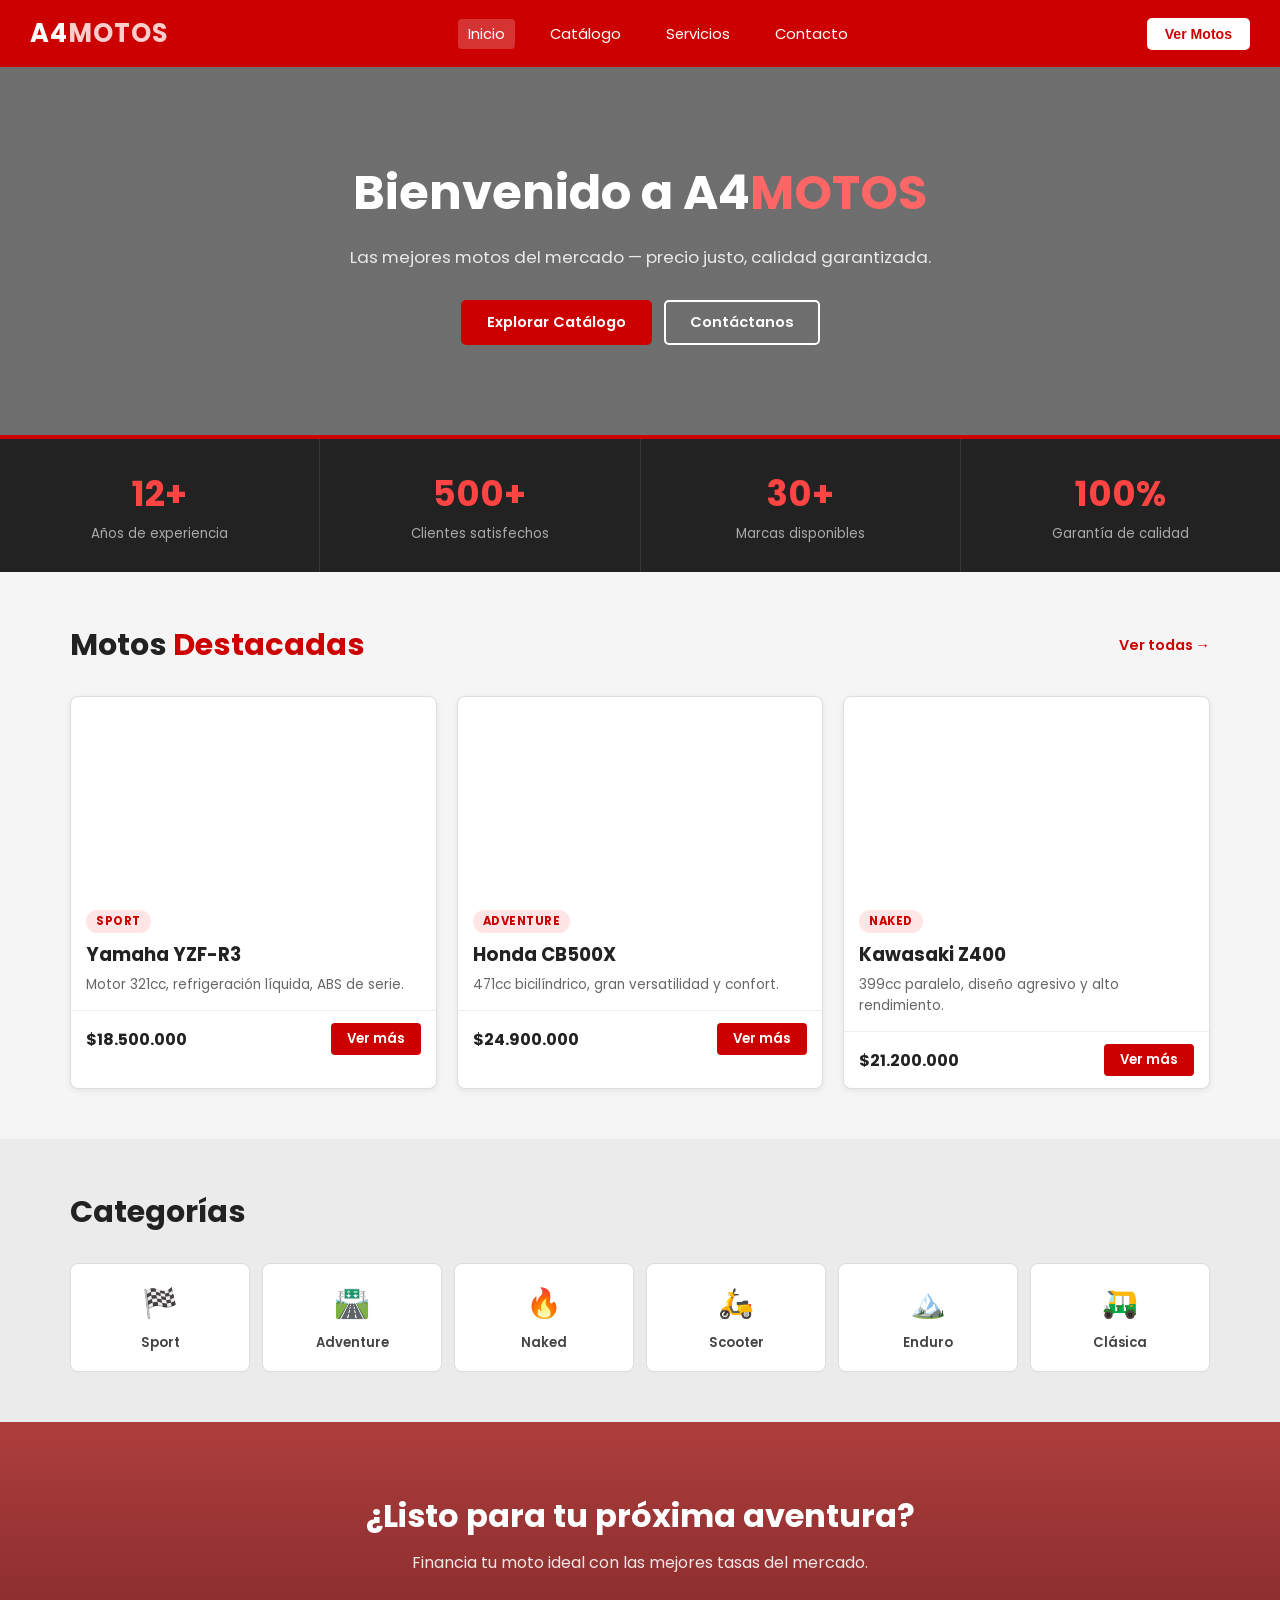
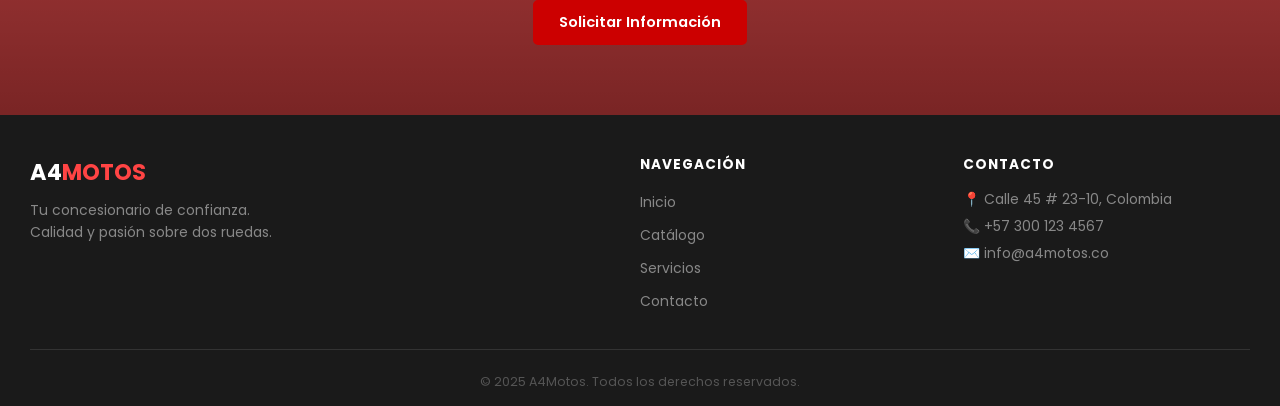
<file: index.html>
<!DOCTYPE html>
<html lang="es">
<head>
  <meta charset="UTF-8" />
  <meta name="viewport" content="width=device-width, initial-scale=1.0"/>
  <title>A4Motos — Tu Moto Ideal</title>
  <link rel="stylesheet" href="styles.css"/>
  <link rel="preconnect" href="https://fonts.googleapis.com">
  <link href="https://fonts.googleapis.com/css2?family=Poppins:wght@300;400;600;700&display=swap" rel="stylesheet">
</head>
<body>

  <!-- NAVBAR -->
  <nav class="navbar">
    <a href="index.html" class="logo">A4<span>MOTOS</span></a>
    <ul class="nav-links">
      <li><a href="index.html" class="activo">Inicio</a></li>
      <li><a href="catalogo.html">Catálogo</a></li>
      <li><a href="servicios.html">Servicios</a></li>
      <li><a href="contacto.html">Contacto</a></li>
    </ul>
    <button class="btn-nav" onclick="location.href='catalogo.html'">Ver Motos</button>
    <button class="menu-hamburguesa" id="menuBtn">&#9776;</button>
  </nav>

  <!-- HERO -->
  <section class="hero">
    <h1>Bienvenido a A4<span>MOTOS</span></h1>
    <p>Las mejores motos del mercado — precio justo, calidad garantizada.</p>
    <div class="hero-botones">
      <a href="catalogo.html" class="btn-rojo">Explorar Catálogo</a>
      <a href="contacto.html" class="btn-borde">Contáctanos</a>
    </div>
  </section>

  <!-- ESTADÍSTICAS -->
  <div class="estadisticas">
    <div class="estadistica">
      <span class="numero">12+</span>
      <p>Años de experiencia</p>
    </div>
    <div class="estadistica">
      <span class="numero">500+</span>
      <p>Clientes satisfechos</p>
    </div>
    <div class="estadistica">
      <span class="numero">30+</span>
      <p>Marcas disponibles</p>
    </div>
    <div class="estadistica">
      <span class="numero">100%</span>
      <p>Garantía de calidad</p>
    </div>
  </div>

  <!-- MOTOS DESTACADAS -->
  <div class="seccion">
    <div class="encabezado-seccion">
      <h2>Motos <span>Destacadas</span></h2>
      <a href="catalogo.html" class="link-ver-todos">Ver todas →</a>
    </div>
    <div class="grid-tarjetas">

      <div class="tarjeta">
        <div class="tarjeta-imagen" style="background-image: url('https://images.unsplash.com/photo-1558618666-fcd25c85cd64?w=600')"></div>
        <div class="tarjeta-cuerpo">
          <span class="etiqueta">Sport</span>
          <h3>Yamaha YZF-R3</h3>
          <p>Motor 321cc, refrigeración líquida, ABS de serie.</p>
        </div>
        <div class="tarjeta-pie">
          <strong>$18.500.000</strong>
          <a href="catalogo.html" class="btn-chico">Ver más</a>
        </div>
      </div>

      <div class="tarjeta">
        <div class="tarjeta-imagen" style="background-image: url('https://images.unsplash.com/photo-1609630875171-b1321377ee65?w=600')"></div>
        <div class="tarjeta-cuerpo">
          <span class="etiqueta">Adventure</span>
          <h3>Honda CB500X</h3>
          <p>471cc bicilíndrico, gran versatilidad y confort.</p>
        </div>
        <div class="tarjeta-pie">
          <strong>$24.900.000</strong>
          <a href="catalogo.html" class="btn-chico">Ver más</a>
        </div>
      </div>

      <div class="tarjeta">
        <div class="tarjeta-imagen" style="background-image: url('https://images.unsplash.com/photo-1449426468159-d96dbf08f19f?w=600')"></div>
        <div class="tarjeta-cuerpo">
          <span class="etiqueta">Naked</span>
          <h3>Kawasaki Z400</h3>
          <p>399cc paralelo, diseño agresivo y alto rendimiento.</p>
        </div>
        <div class="tarjeta-pie">
          <strong>$21.200.000</strong>
          <a href="catalogo.html" class="btn-chico">Ver más</a>
        </div>
      </div>

    </div>
  </div>

  <!-- CATEGORÍAS -->
  <div class="seccion-fondo">
    <div class="seccion">
      <div class="encabezado-seccion">
        <h2>Categorías</h2>
      </div>
      <div class="grid-categorias">
        <a href="catalogo.html" class="categoria">
          <span class="icono">🏁</span>
          <span>Sport</span>
        </a>
        <a href="catalogo.html" class="categoria">
          <span class="icono">🛣️</span>
          <span>Adventure</span>
        </a>
        <a href="catalogo.html" class="categoria">
          <span class="icono">🔥</span>
          <span>Naked</span>
        </a>
        <a href="catalogo.html" class="categoria">
          <span class="icono">🛵</span>
          <span>Scooter</span>
        </a>
        <a href="catalogo.html" class="categoria">
          <span class="icono">🏔️</span>
          <span>Enduro</span>
        </a>
        <a href="catalogo.html" class="categoria">
          <span class="icono">🛺</span>
          <span>Clásica</span>
        </a>
      </div>
    </div>
  </div>

  <!-- BANNER CTA -->
  <section class="banner-cta">
    <h2>¿Listo para tu próxima aventura?</h2>
    <p>Financia tu moto ideal con las mejores tasas del mercado.</p>
    <a href="contacto.html" class="btn-rojo">Solicitar Información</a>
  </section>

  <!-- FOOTER -->
  <footer class="footer">
    <div class="footer-contenido">
      <div>
        <a href="index.html" class="footer-logo">A4<span>MOTOS</span></a>
        <p class="footer-desc">Tu concesionario de confianza.<br/>Calidad y pasión sobre dos ruedas.</p>
      </div>
      <div>
        <h4>Navegación</h4>
        <ul class="footer-nav">
          <li><a href="index.html">Inicio</a></li>
          <li><a href="catalogo.html">Catálogo</a></li>
          <li><a href="servicios.html">Servicios</a></li>
          <li><a href="contacto.html">Contacto</a></li>
        </ul>
      </div>
      <div>
        <h4>Contacto</h4>
        <div class="footer-info">
          <p>📍 Calle 45 # 23-10, Colombia</p>
          <p>📞 +57 300 123 4567</p>
          <p>✉️ info@a4motos.co</p>
        </div>
      </div>
    </div>
    <p class="footer-copy">© 2025 A4Motos. Todos los derechos reservados.</p>
  </footer>

  <script src="main.js"></script>
</body>
</html>
</file>
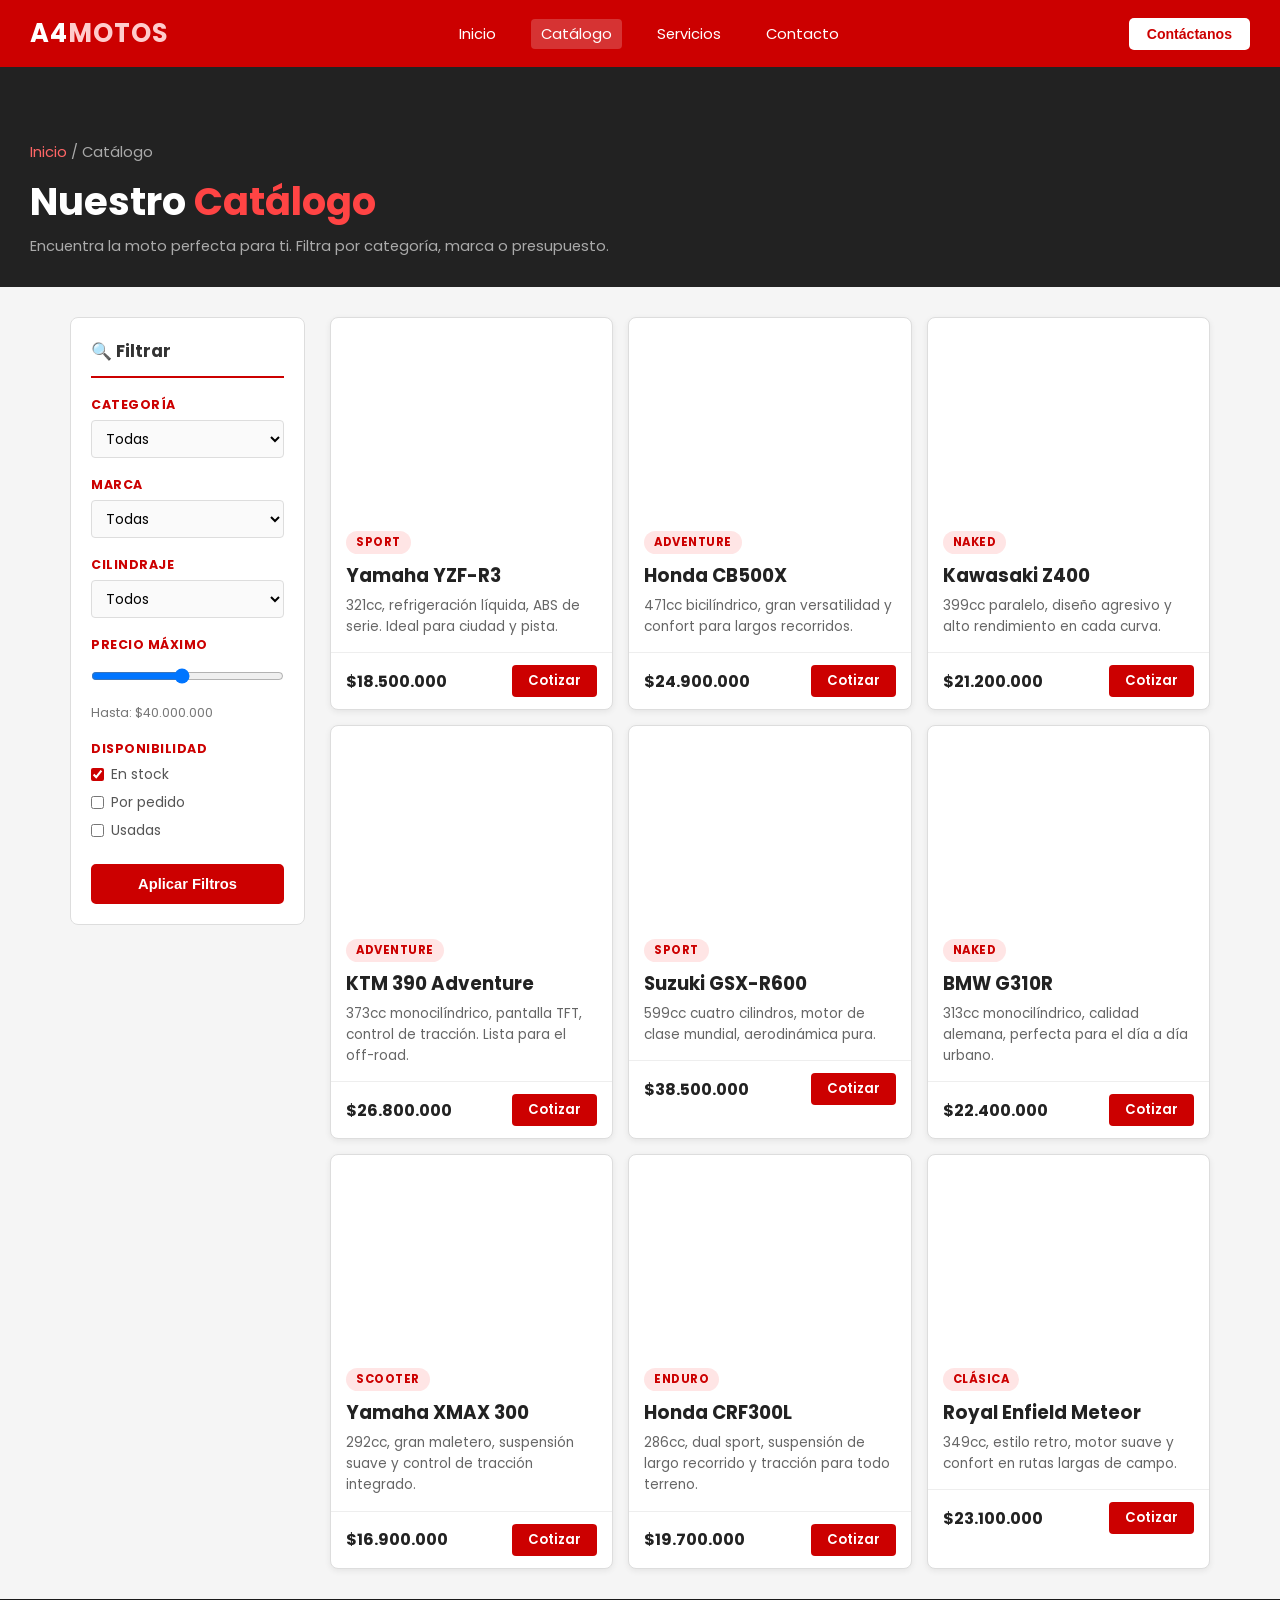
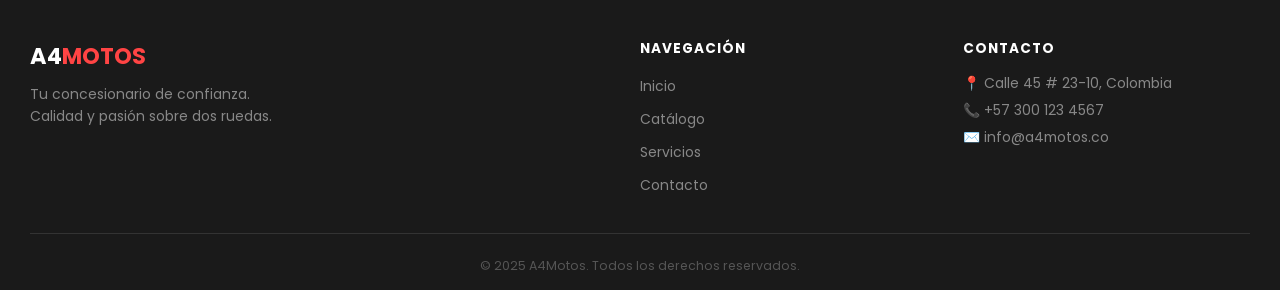
<file: catalogo.html>
<!DOCTYPE html>
<html lang="es">
<head>
  <meta charset="UTF-8"/>
  <meta name="viewport" content="width=device-width, initial-scale=1.0"/>
  <title>Catálogo — A4Motos</title>
  <link rel="stylesheet" href="styles.css"/>
  <link rel="preconnect" href="https://fonts.googleapis.com">
  <link href="https://fonts.googleapis.com/css2?family=Poppins:wght@300;400;600;700&display=swap" rel="stylesheet">
</head>
<body>

  <!-- NAVBAR -->
  <nav class="navbar">
    <a href="index.html" class="logo">A4<span>MOTOS</span></a>
    <ul class="nav-links">
      <li><a href="index.html">Inicio</a></li>
      <li><a href="catalogo.html" class="activo">Catálogo</a></li>
      <li><a href="servicios.html">Servicios</a></li>
      <li><a href="contacto.html">Contacto</a></li>
    </ul>
    <button class="btn-nav" onclick="location.href='contacto.html'">Contáctanos</button>
    <button class="menu-hamburguesa" id="menuBtn">&#9776;</button>
  </nav>

  <!-- CABECERA -->
  <div class="cabecera-pagina">
    <p class="ruta"><a href="index.html">Inicio</a> / Catálogo</p>
    <h1>Nuestro <span>Catálogo</span></h1>
    <p>Encuentra la moto perfecta para ti. Filtra por categoría, marca o presupuesto.</p>
  </div>

  <!-- LAYOUT CATÁLOGO -->
  <div class="layout-catalogo">

    <!-- FILTROS -->
    <aside class="filtros">
      <h3>🔍 Filtrar</h3>

      <div class="grupo-filtro">
        <label>Categoría</label>
        <select>
          <option>Todas</option>
          <option>Sport</option>
          <option>Adventure</option>
          <option>Naked</option>
          <option>Scooter</option>
          <option>Enduro</option>
          <option>Clásica</option>
        </select>
      </div>

      <div class="grupo-filtro">
        <label>Marca</label>
        <select>
          <option>Todas</option>
          <option>Yamaha</option>
          <option>Honda</option>
          <option>Kawasaki</option>
          <option>Suzuki</option>
          <option>KTM</option>
          <option>BMW</option>
        </select>
      </div>

      <div class="grupo-filtro">
        <label>Cilindraje</label>
        <select>
          <option>Todos</option>
          <option>Hasta 200cc</option>
          <option>200 - 400cc</option>
          <option>400 - 700cc</option>
          <option>700cc o más</option>
        </select>
      </div>

      <div class="grupo-filtro">
        <label>Precio máximo</label>
        <input type="range" id="precioRange" min="5000000" max="80000000" value="40000000" step="1000000"/>
        <p class="precio-texto">Hasta: <span id="precioVal">$40.000.000</span></p>
      </div>

      <div class="grupo-filtro">
        <label>Disponibilidad</label>
        <div class="check-lista">
          <label><input type="checkbox" checked> En stock</label>
          <label><input type="checkbox"> Por pedido</label>
          <label><input type="checkbox"> Usadas</label>
        </div>
      </div>

      <button class="btn-rojo" style="width: 100%; text-align: center; margin-top: 5px;">Aplicar Filtros</button>
    </aside>

    <!-- GRID DE MOTOS -->
    <div class="grid-catalogo">

      <div class="tarjeta">
        <div class="tarjeta-imagen" style="background-image: url('https://images.unsplash.com/photo-1558618666-fcd25c85cd64?w=600')"></div>
        <div class="tarjeta-cuerpo">
          <span class="etiqueta">Sport</span>
          <h3>Yamaha YZF-R3</h3>
          <p>321cc, refrigeración líquida, ABS de serie. Ideal para ciudad y pista.</p>
        </div>
        <div class="tarjeta-pie">
          <strong>$18.500.000</strong>
          <a href="contacto.html" class="btn-chico">Cotizar</a>
        </div>
      </div>

      <div class="tarjeta">
        <div class="tarjeta-imagen" style="background-image: url('https://images.unsplash.com/photo-1609630875171-b1321377ee65?w=600')"></div>
        <div class="tarjeta-cuerpo">
          <span class="etiqueta">Adventure</span>
          <h3>Honda CB500X</h3>
          <p>471cc bicilíndrico, gran versatilidad y confort para largos recorridos.</p>
        </div>
        <div class="tarjeta-pie">
          <strong>$24.900.000</strong>
          <a href="contacto.html" class="btn-chico">Cotizar</a>
        </div>
      </div>

      <div class="tarjeta">
        <div class="tarjeta-imagen" style="background-image: url('https://images.unsplash.com/photo-1449426468159-d96dbf08f19f?w=600')"></div>
        <div class="tarjeta-cuerpo">
          <span class="etiqueta">Naked</span>
          <h3>Kawasaki Z400</h3>
          <p>399cc paralelo, diseño agresivo y alto rendimiento en cada curva.</p>
        </div>
        <div class="tarjeta-pie">
          <strong>$21.200.000</strong>
          <a href="contacto.html" class="btn-chico">Cotizar</a>
        </div>
      </div>

      <div class="tarjeta">
        <div class="tarjeta-imagen" style="background-image: url('https://images.unsplash.com/photo-1547549082-4bc09bb2821b?w=600')"></div>
        <div class="tarjeta-cuerpo">
          <span class="etiqueta">Adventure</span>
          <h3>KTM 390 Adventure</h3>
          <p>373cc monocilíndrico, pantalla TFT, control de tracción. Lista para el off-road.</p>
        </div>
        <div class="tarjeta-pie">
          <strong>$26.800.000</strong>
          <a href="contacto.html" class="btn-chico">Cotizar</a>
        </div>
      </div>

      <div class="tarjeta">
        <div class="tarjeta-imagen" style="background-image: url('https://images.unsplash.com/photo-1568772585407-9361f9bf3a87?w=600')"></div>
        <div class="tarjeta-cuerpo">
          <span class="etiqueta">Sport</span>
          <h3>Suzuki GSX-R600</h3>
          <p>599cc cuatro cilindros, motor de clase mundial, aerodinámica pura.</p>
        </div>
        <div class="tarjeta-pie">
          <strong>$38.500.000</strong>
          <a href="contacto.html" class="btn-chico">Cotizar</a>
        </div>
      </div>

      <div class="tarjeta">
        <div class="tarjeta-imagen" style="background-image: url('https://images.unsplash.com/photo-1558618047-3c8c76ca7d13?w=600')"></div>
        <div class="tarjeta-cuerpo">
          <span class="etiqueta">Naked</span>
          <h3>BMW G310R</h3>
          <p>313cc monocilíndrico, calidad alemana, perfecta para el día a día urbano.</p>
        </div>
        <div class="tarjeta-pie">
          <strong>$22.400.000</strong>
          <a href="contacto.html" class="btn-chico">Cotizar</a>
        </div>
      </div>

      <div class="tarjeta">
        <div class="tarjeta-imagen" style="background-image: url('https://images.unsplash.com/photo-1591637333184-19aa84b3e01f?w=600')"></div>
        <div class="tarjeta-cuerpo">
          <span class="etiqueta">Scooter</span>
          <h3>Yamaha XMAX 300</h3>
          <p>292cc, gran maletero, suspensión suave y control de tracción integrado.</p>
        </div>
        <div class="tarjeta-pie">
          <strong>$16.900.000</strong>
          <a href="contacto.html" class="btn-chico">Cotizar</a>
        </div>
      </div>

      <div class="tarjeta">
        <div class="tarjeta-imagen" style="background-image: url('https://images.unsplash.com/photo-1580310614729-ccd69652491d?w=600')"></div>
        <div class="tarjeta-cuerpo">
          <span class="etiqueta">Enduro</span>
          <h3>Honda CRF300L</h3>
          <p>286cc, dual sport, suspensión de largo recorrido y tracción para todo terreno.</p>
        </div>
        <div class="tarjeta-pie">
          <strong>$19.700.000</strong>
          <a href="contacto.html" class="btn-chico">Cotizar</a>
        </div>
      </div>

      <div class="tarjeta">
        <div class="tarjeta-imagen" style="background-image: url('https://images.unsplash.com/photo-1571068316344-75bc76f77890?w=600')"></div>
        <div class="tarjeta-cuerpo">
          <span class="etiqueta">Clásica</span>
          <h3>Royal Enfield Meteor</h3>
          <p>349cc, estilo retro, motor suave y confort en rutas largas de campo.</p>
        </div>
        <div class="tarjeta-pie">
          <strong>$23.100.000</strong>
          <a href="contacto.html" class="btn-chico">Cotizar</a>
        </div>
      </div>

    </div>
  </div>

  <!-- FOOTER -->
  <footer class="footer">
    <div class="footer-contenido">
      <div>
        <a href="index.html" class="footer-logo">A4<span>MOTOS</span></a>
        <p class="footer-desc">Tu concesionario de confianza.<br/>Calidad y pasión sobre dos ruedas.</p>
      </div>
      <div>
        <h4>Navegación</h4>
        <ul class="footer-nav">
          <li><a href="index.html">Inicio</a></li>
          <li><a href="catalogo.html">Catálogo</a></li>
          <li><a href="servicios.html">Servicios</a></li>
          <li><a href="contacto.html">Contacto</a></li>
        </ul>
      </div>
      <div>
        <h4>Contacto</h4>
        <div class="footer-info">
          <p>📍 Calle 45 # 23-10, Colombia</p>
          <p>📞 +57 300 123 4567</p>
          <p>✉️ info@a4motos.co</p>
        </div>
      </div>
    </div>
    <p class="footer-copy">© 2025 A4Motos. Todos los derechos reservados.</p>
  </footer>

  <script src="main.js"></script>
</body>
</html>
</file>
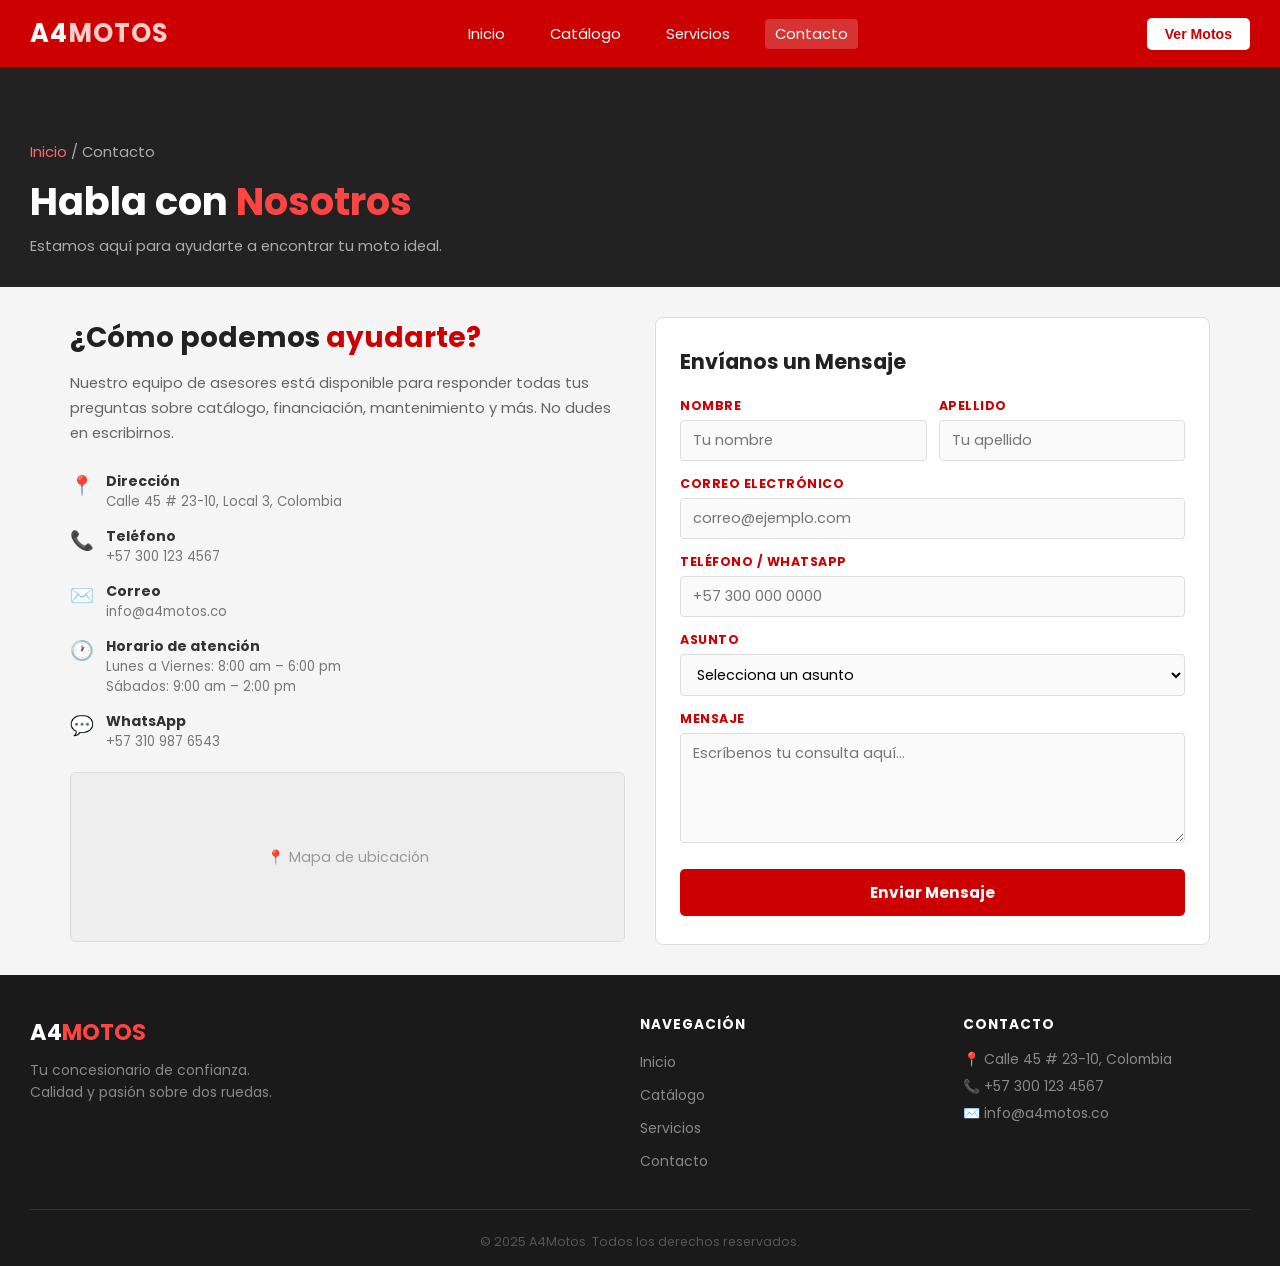
<file: contacto.html>
<!DOCTYPE html>
<html lang="es">
<head>
  <meta charset="UTF-8"/>
  <meta name="viewport" content="width=device-width, initial-scale=1.0"/>
  <title>Contacto — A4Motos</title>
  <link rel="stylesheet" href="styles.css"/>
  <link rel="preconnect" href="https://fonts.googleapis.com">
  <link href="https://fonts.googleapis.com/css2?family=Poppins:wght@300;400;600;700&display=swap" rel="stylesheet">
</head>
<body>

  <!-- NAVBAR -->
  <nav class="navbar">
    <a href="index.html" class="logo">A4<span>MOTOS</span></a>
    <ul class="nav-links">
      <li><a href="index.html">Inicio</a></li>
      <li><a href="catalogo.html">Catálogo</a></li>
      <li><a href="servicios.html">Servicios</a></li>
      <li><a href="contacto.html" class="activo">Contacto</a></li>
    </ul>
    <button class="btn-nav" onclick="location.href='catalogo.html'">Ver Motos</button>
    <button class="menu-hamburguesa" id="menuBtn">&#9776;</button>
  </nav>

  <!-- CABECERA -->
  <div class="cabecera-pagina">
    <p class="ruta"><a href="index.html">Inicio</a> / Contacto</p>
    <h1>Habla con <span>Nosotros</span></h1>
    <p>Estamos aquí para ayudarte a encontrar tu moto ideal.</p>
  </div>

  <!-- LAYOUT CONTACTO -->
  <div class="layout-contacto">

    <!-- INFORMACIÓN -->
    <div class="info-contacto">
      <h2>¿Cómo podemos <span>ayudarte?</span></h2>
      <p>Nuestro equipo de asesores está disponible para responder todas tus preguntas sobre catálogo, financiación, mantenimiento y más. No dudes en escribirnos.</p>

      <div class="dato-contacto">
        <span class="icono">📍</span>
        <div>
          <strong>Dirección</strong>
          <span>Calle 45 # 23-10, Local 3, Colombia</span>
        </div>
      </div>

      <div class="dato-contacto">
        <span class="icono">📞</span>
        <div>
          <strong>Teléfono</strong>
          <span>+57 300 123 4567</span>
        </div>
      </div>

      <div class="dato-contacto">
        <span class="icono">✉️</span>
        <div>
          <strong>Correo</strong>
          <span>info@a4motos.co</span>
        </div>
      </div>

      <div class="dato-contacto">
        <span class="icono">🕐</span>
        <div>
          <strong>Horario de atención</strong>
          <span>Lunes a Viernes: 8:00 am – 6:00 pm</span>
          <span>Sábados: 9:00 am – 2:00 pm</span>
        </div>
      </div>

      <div class="dato-contacto">
        <span class="icono">💬</span>
        <div>
          <strong>WhatsApp</strong>
          <span>+57 310 987 6543</span>
        </div>
      </div>

      <div class="mapa-placeholder">
        📍 Mapa de ubicación 
      </div>
    </div>

    <!-- FORMULARIO -->
    <div class="formulario">
      <h3>Envíanos un Mensaje</h3>

      <form id="contactForm">
        <div class="fila-campos">
          <div class="campo">
            <label>Nombre</label>
            <input type="text" placeholder="Tu nombre" required/>
          </div>
          <div class="campo">
            <label>Apellido</label>
            <input type="text" placeholder="Tu apellido" required/>
          </div>
        </div>

        <div class="campo">
          <label>Correo electrónico</label>
          <input type="email" placeholder="correo@ejemplo.com" required/>
        </div>

        <div class="campo">
          <label>Teléfono / WhatsApp</label>
          <input type="tel" placeholder="+57 300 000 0000"/>
        </div>

        <div class="campo">
          <label>Asunto</label>
          <select required>
            <option value="">Selecciona un asunto</option>
            <option>Información sobre una moto</option>
            <option>Cotización</option>
            <option>Financiación</option>
            <option>Mantenimiento y taller</option>
            <option>Accesorios y repuestos</option>
            <option>Otro</option>
          </select>
        </div>

        <div class="campo">
          <label>Mensaje</label>
          <textarea placeholder="Escríbenos tu consulta aquí..." required></textarea>
        </div>

        <button type="submit" class="btn-enviar">Enviar Mensaje</button>
      </form>
    </div>

  </div>

  <!-- FOOTER -->
  <footer class="footer">
    <div class="footer-contenido">
      <div>
        <a href="index.html" class="footer-logo">A4<span>MOTOS</span></a>
        <p class="footer-desc">Tu concesionario de confianza.<br/>Calidad y pasión sobre dos ruedas.</p>
      </div>
      <div>
        <h4>Navegación</h4>
        <ul class="footer-nav">
          <li><a href="index.html">Inicio</a></li>
          <li><a href="catalogo.html">Catálogo</a></li>
          <li><a href="servicios.html">Servicios</a></li>
          <li><a href="contacto.html">Contacto</a></li>
        </ul>
      </div>
      <div>
        <h4>Contacto</h4>
        <div class="footer-info">
          <p>📍 Calle 45 # 23-10, Colombia</p>
          <p>📞 +57 300 123 4567</p>
          <p>✉️ info@a4motos.co</p>
        </div>
      </div>
    </div>
    <p class="footer-copy">© 2025 A4Motos. Todos los derechos reservados.</p>
  </footer>

  <script src="main.js"></script>
</body>
</html>
</file>
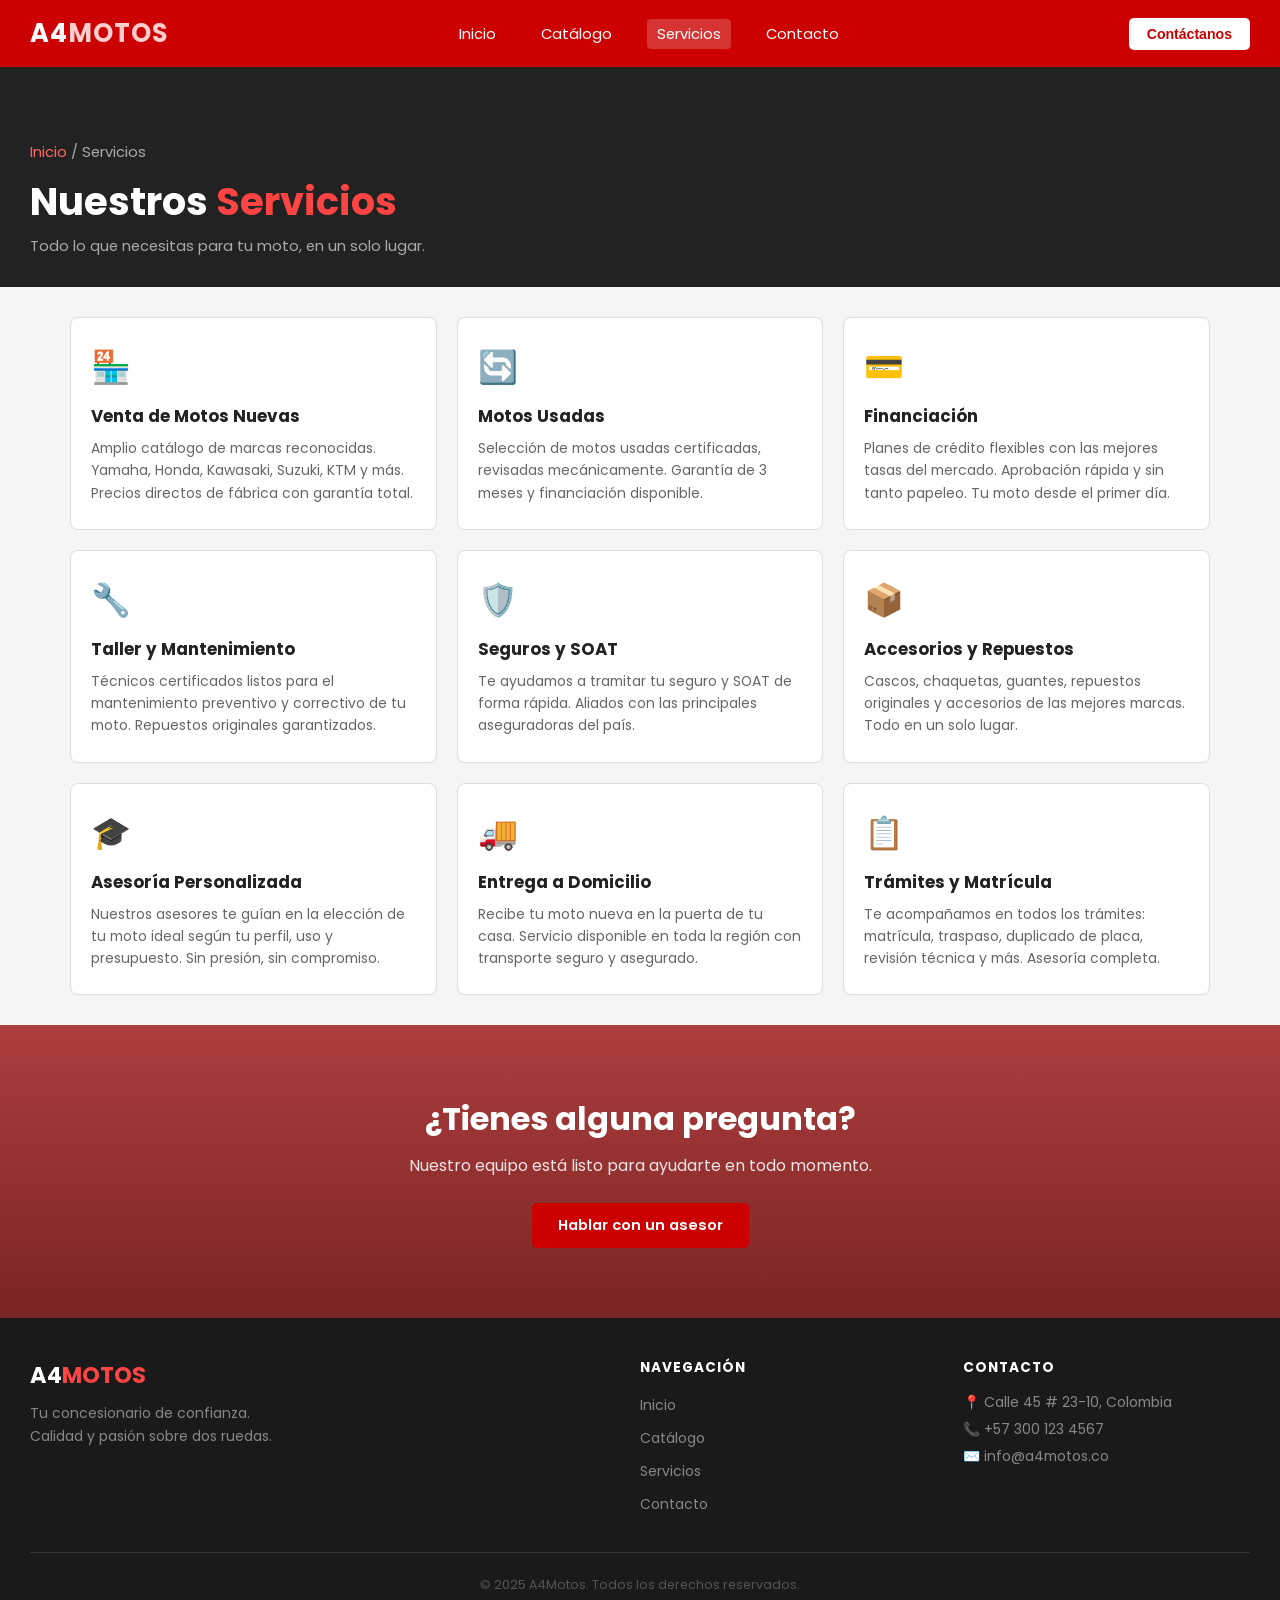
<file: servicios.html>
<!DOCTYPE html>
<html lang="es">
<head>
  <meta charset="UTF-8"/>
  <meta name="viewport" content="width=device-width, initial-scale=1.0"/>
  <title>Servicios — A4Motos</title>
  <link rel="stylesheet" href="styles.css"/>
  <link rel="preconnect" href="https://fonts.googleapis.com">
  <link href="https://fonts.googleapis.com/css2?family=Poppins:wght@300;400;600;700&display=swap" rel="stylesheet">
</head>
<body>

  <!-- NAVBAR -->
  <nav class="navbar">
    <a href="index.html" class="logo">A4<span>MOTOS</span></a>
    <ul class="nav-links">
      <li><a href="index.html">Inicio</a></li>
      <li><a href="catalogo.html">Catálogo</a></li>
      <li><a href="servicios.html" class="activo">Servicios</a></li>
      <li><a href="contacto.html">Contacto</a></li>
    </ul>
    <button class="btn-nav" onclick="location.href='contacto.html'">Contáctanos</button>
    <button class="menu-hamburguesa" id="menuBtn">&#9776;</button>
  </nav>

  <!-- CABECERA -->
  <div class="cabecera-pagina">
    <p class="ruta"><a href="index.html">Inicio</a> / Servicios</p>
    <h1>Nuestros <span>Servicios</span></h1>
    <p>Todo lo que necesitas para tu moto, en un solo lugar.</p>
  </div>

  <!-- GRID SERVICIOS -->
  <div class="grid-servicios">

    <div class="tarjeta-servicio">
      <span class="icono">🏪</span>
      <h3>Venta de Motos Nuevas</h3>
      <p>Amplio catálogo de marcas reconocidas. Yamaha, Honda, Kawasaki, Suzuki, KTM y más. Precios directos de fábrica con garantía total.</p>
    </div>

    <div class="tarjeta-servicio">
      <span class="icono">🔄</span>
      <h3>Motos Usadas</h3>
      <p>Selección de motos usadas certificadas, revisadas mecánicamente. Garantía de 3 meses y financiación disponible.</p>
    </div>

    <div class="tarjeta-servicio">
      <span class="icono">💳</span>
      <h3>Financiación</h3>
      <p>Planes de crédito flexibles con las mejores tasas del mercado. Aprobación rápida y sin tanto papeleo. Tu moto desde el primer día.</p>
    </div>

    <div class="tarjeta-servicio">
      <span class="icono">🔧</span>
      <h3>Taller y Mantenimiento</h3>
      <p>Técnicos certificados listos para el mantenimiento preventivo y correctivo de tu moto. Repuestos originales garantizados.</p>
    </div>

    <div class="tarjeta-servicio">
      <span class="icono">🛡️</span>
      <h3>Seguros y SOAT</h3>
      <p>Te ayudamos a tramitar tu seguro y SOAT de forma rápida. Aliados con las principales aseguradoras del país.</p>
    </div>

    <div class="tarjeta-servicio">
      <span class="icono">📦</span>
      <h3>Accesorios y Repuestos</h3>
      <p>Cascos, chaquetas, guantes, repuestos originales y accesorios de las mejores marcas. Todo en un solo lugar.</p>
    </div>

    <div class="tarjeta-servicio">
      <span class="icono">🎓</span>
      <h3>Asesoría Personalizada</h3>
      <p>Nuestros asesores te guían en la elección de tu moto ideal según tu perfil, uso y presupuesto. Sin presión, sin compromiso.</p>
    </div>

    <div class="tarjeta-servicio">
      <span class="icono">🚚</span>
      <h3>Entrega a Domicilio</h3>
      <p>Recibe tu moto nueva en la puerta de tu casa. Servicio disponible en toda la región con transporte seguro y asegurado.</p>
    </div>

    <div class="tarjeta-servicio">
      <span class="icono">📋</span>
      <h3>Trámites y Matrícula</h3>
      <p>Te acompañamos en todos los trámites: matrícula, traspaso, duplicado de placa, revisión técnica y más. Asesoría completa.</p>
    </div>

  </div>

  <!-- BANNER CTA -->
  <section class="banner-cta">
    <h2>¿Tienes alguna pregunta?</h2>
    <p>Nuestro equipo está listo para ayudarte en todo momento.</p>
    <a href="contacto.html" class="btn-rojo">Hablar con un asesor</a>
  </section>

  <!-- FOOTER -->
  <footer class="footer">
    <div class="footer-contenido">
      <div>
        <a href="index.html" class="footer-logo">A4<span>MOTOS</span></a>
        <p class="footer-desc">Tu concesionario de confianza.<br/>Calidad y pasión sobre dos ruedas.</p>
      </div>
      <div>
        <h4>Navegación</h4>
        <ul class="footer-nav">
          <li><a href="index.html">Inicio</a></li>
          <li><a href="catalogo.html">Catálogo</a></li>
          <li><a href="servicios.html">Servicios</a></li>
          <li><a href="contacto.html">Contacto</a></li>
        </ul>
      </div>
      <div>
        <h4>Contacto</h4>
        <div class="footer-info">
          <p>📍 Calle 45 # 23-10, Colombia</p>
          <p>📞 +57 300 123 4567</p>
          <p>✉️ info@a4motos.co</p>
        </div>
      </div>
    </div>
    <p class="footer-copy">© 2025 A4Motos. Todos los derechos reservados.</p>
  </footer>

  <script src="main.js"></script>
</body>
</html>
</file>
<file: styles.css>
/* Estilos principales A4Motos */

* {
  margin: 0;
  padding: 0;
  box-sizing: border-box;
}

body {
  font-family: 'Poppins', Arial, sans-serif;
  background-color: #f5f5f5;
  color: #333;
}

a {
  text-decoration: none;
  color: inherit;
}

ul {
  list-style: none;
}

img {
  width: 100%;
  display: block;
}

/* ---- NAVBAR ---- */
.navbar {
  background-color: #cc0000;
  padding: 14px 30px;
  display: flex;
  justify-content: space-between;
  align-items: center;
  position: sticky;
  top: 0;
  z-index: 100;
}

.logo {
  font-size: 1.6rem;
  font-weight: 700;
  color: white;
  letter-spacing: 1px;
}

.logo span {
  color: #ffcccc;
}

.nav-links {
  display: flex;
  gap: 25px;
}

.nav-links a {
  color: white;
  font-size: 0.92rem;
  padding: 5px 10px;
  border-radius: 4px;
  transition: background-color 0.2s;
}

.nav-links a:hover,
.nav-links a.activo {
  background-color: rgba(255, 255, 255, 0.2);
}

.btn-nav {
  background-color: white;
  color: #cc0000;
  border: none;
  padding: 8px 18px;
  border-radius: 5px;
  font-size: 0.88rem;
  font-weight: 700;
  cursor: pointer;
  transition: background-color 0.2s;
}

.btn-nav:hover {
  background-color: #f0f0f0;
}

.menu-hamburguesa {
  display: none;
  background: none;
  border: none;
  color: white;
  font-size: 1.5rem;
  cursor: pointer;
}

/* ---- HERO ---- */
.hero {
  background-image: linear-gradient(rgba(0,0,0,0.55), rgba(0,0,0,0.55)),
    url('https://images.unsplash.com/photo-1568772585407-9361f9bf3a87?w=1400');
  background-size: cover;
  background-position: center;
  padding: 90px 30px;
  text-align: center;
  color: white;
}

.hero h1 {
  font-size: 3rem;
  font-weight: 700;
  margin-bottom: 15px;
}

.hero h1 span {
  color: #ff6666;
}

.hero p {
  font-size: 1.05rem;
  margin-bottom: 30px;
  color: rgba(255,255,255,0.85);
}

.hero-botones {
  display: flex;
  gap: 12px;
  justify-content: center;
  flex-wrap: wrap;
}

/* ---- BOTONES ---- */
.btn-rojo {
  display: inline-block;
  background-color: #cc0000;
  color: white;
  padding: 10px 24px;
  border-radius: 5px;
  font-size: 0.92rem;
  font-weight: 600;
  border: 2px solid #cc0000;
  transition: background-color 0.2s;
  cursor: pointer;
}

.btn-rojo:hover {
  background-color: #aa0000;
  border-color: #aa0000;
}

.btn-borde {
  display: inline-block;
  background-color: transparent;
  color: white;
  padding: 10px 24px;
  border-radius: 5px;
  font-size: 0.92rem;
  font-weight: 600;
  border: 2px solid white;
  transition: background-color 0.2s, color 0.2s;
  cursor: pointer;
}

.btn-borde:hover {
  background-color: white;
  color: #333;
}

.btn-chico {
  display: inline-block;
  background-color: #cc0000;
  color: white;
  padding: 6px 16px;
  border-radius: 4px;
  font-size: 0.83rem;
  font-weight: 600;
  border: none;
  cursor: pointer;
  transition: background-color 0.2s;
}

.btn-chico:hover {
  background-color: #aa0000;
}

/* ---- ESTADÍSTICAS ---- */
.estadisticas {
  display: flex;
  background-color: #222;
  border-top: 4px solid #cc0000;
}

.estadistica {
  flex: 1;
  text-align: center;
  padding: 28px 15px;
  border-right: 1px solid rgba(255,255,255,0.1);
  color: white;
}

.estadistica:last-child {
  border-right: none;
}

.estadistica .numero {
  display: block;
  font-size: 2.2rem;
  font-weight: 700;
  color: #ff4444;
}

.estadistica p {
  font-size: 0.83rem;
  color: #aaa;
  margin-top: 4px;
}

/* ---- SECCIONES ---- */
.seccion {
  padding: 50px 30px;
  max-width: 1200px;
  margin: 0 auto;
}

.seccion-fondo {
  background-color: #ebebeb;
}

.seccion-fondo .seccion {
  background-color: transparent;
}

.encabezado-seccion {
  display: flex;
  justify-content: space-between;
  align-items: center;
  margin-bottom: 28px;
}

.encabezado-seccion h2 {
  font-size: 1.9rem;
  font-weight: 700;
  color: #222;
}

.encabezado-seccion h2 span {
  color: #cc0000;
}

.link-ver-todos {
  color: #cc0000;
  font-size: 0.9rem;
  font-weight: 600;
}

.link-ver-todos:hover {
  text-decoration: underline;
}

/* ---- TARJETAS ---- */
.grid-tarjetas {
  display: grid;
  grid-template-columns: repeat(3, 1fr);
  gap: 20px;
}

.tarjeta {
  background-color: white;
  border-radius: 8px;
  overflow: hidden;
  border: 1px solid #ddd;
  box-shadow: 0 2px 6px rgba(0,0,0,0.07);
  transition: box-shadow 0.2s, transform 0.2s;
}

.tarjeta:hover {
  box-shadow: 0 6px 18px rgba(0,0,0,0.13);
  transform: translateY(-3px);
}

.tarjeta-imagen {
  height: 195px;
  background-size: cover;
  background-position: center;
}

.tarjeta-cuerpo {
  padding: 15px;
}

.etiqueta {
  display: inline-block;
  background-color: #ffe5e5;
  color: #cc0000;
  font-size: 0.72rem;
  font-weight: 700;
  text-transform: uppercase;
  padding: 3px 10px;
  border-radius: 20px;
  margin-bottom: 8px;
  letter-spacing: 0.5px;
}

.tarjeta-cuerpo h3 {
  font-size: 1.15rem;
  font-weight: 700;
  color: #222;
  margin-bottom: 6px;
}

.tarjeta-cuerpo p {
  font-size: 0.85rem;
  color: #666;
  line-height: 1.55;
}

.tarjeta-pie {
  display: flex;
  justify-content: space-between;
  align-items: center;
  padding: 12px 15px;
  border-top: 1px solid #eee;
}

.tarjeta-pie strong {
  font-size: 1rem;
  color: #222;
}

/* ---- CATEGORÍAS ---- */
.grid-categorias {
  display: grid;
  grid-template-columns: repeat(6, 1fr);
  gap: 12px;
}

.categoria {
  background-color: white;
  border: 1px solid #ddd;
  border-radius: 8px;
  padding: 18px 10px;
  text-align: center;
  cursor: pointer;
  transition: border-color 0.2s, background-color 0.2s;
  display: flex;
  flex-direction: column;
  align-items: center;
  gap: 8px;
}

.categoria:hover {
  border-color: #cc0000;
  background-color: #fff5f5;
}

.categoria .icono {
  font-size: 1.8rem;
}

.categoria span {
  font-size: 0.82rem;
  font-weight: 600;
  color: #444;
}

/* ---- BANNER CTA ---- */
.banner-cta {
  background-image: linear-gradient(rgba(150,0,0,0.75), rgba(100,0,0,0.85)),
    url('https://images.unsplash.com/photo-1558618047-3c8c76ca7d13?w=1400');
  background-size: cover;
  background-position: center;
  padding: 70px 30px;
  text-align: center;
  color: white;
}

.banner-cta h2 {
  font-size: 2rem;
  font-weight: 700;
  margin-bottom: 10px;
}

.banner-cta p {
  font-size: 1rem;
  margin-bottom: 25px;
  opacity: 0.88;
}

/* ---- FOOTER ---- */
.footer {
  background-color: #1a1a1a;
  color: #bbb;
  padding: 40px 30px 15px;
}

.footer-contenido {
  display: grid;
  grid-template-columns: 2fr 1fr 1fr;
  gap: 35px;
  padding-bottom: 28px;
  border-bottom: 1px solid #333;
  margin-bottom: 15px;
}

.footer-logo {
  display: inline-block;
  font-size: 1.4rem;
  font-weight: 700;
  color: white;
  margin-bottom: 10px;
}

.footer-logo span {
  color: #ff4444;
}

.footer-desc {
  font-size: 0.87rem;
  color: #888;
  line-height: 1.6;
}

.footer h4 {
  color: white;
  font-size: 0.85rem;
  text-transform: uppercase;
  letter-spacing: 1px;
  margin-bottom: 14px;
}

.footer-nav li {
  margin-bottom: 8px;
}

.footer-nav a {
  font-size: 0.87rem;
  color: #888;
  transition: color 0.2s;
}

.footer-nav a:hover {
  color: white;
}

.footer-info p {
  font-size: 0.87rem;
  color: #888;
  margin-bottom: 6px;
}

.footer-copy {
  text-align: center;
  font-size: 0.78rem;
  color: #555;
  padding-top: 8px;
}

/* ---- ENCABEZADO PÁGINAS INTERNAS ---- */
.cabecera-pagina {
  background-color: #222;
  padding: 75px 30px 30px;
  color: white;
}

.cabecera-pagina h1 {
  font-size: 2.4rem;
  font-weight: 700;
  margin-bottom: 6px;
}

.cabecera-pagina h1 span {
  color: #ff4444;
}

.cabecera-pagina p {
  font-size: 0.92rem;
  color: #aaa;
}

.ruta {
  font-size: 0.8rem;
  color: #888;
  margin-bottom: 10px;
}

.ruta a {
  color: #ff6666;
}

/* ---- CATÁLOGO ---- */
.layout-catalogo {
  display: grid;
  grid-template-columns: 235px 1fr;
  gap: 25px;
  padding: 30px;
  max-width: 1200px;
  margin: 0 auto;
}

.filtros {
  background-color: white;
  border: 1px solid #ddd;
  border-radius: 8px;
  padding: 20px;
  height: fit-content;
  position: sticky;
  top: 72px;
}

.filtros h3 {
  font-size: 1.05rem;
  font-weight: 700;
  margin-bottom: 18px;
  padding-bottom: 12px;
  border-bottom: 2px solid #cc0000;
}

.grupo-filtro {
  margin-bottom: 18px;
}

.grupo-filtro > label {
  display: block;
  font-size: 0.78rem;
  font-weight: 700;
  text-transform: uppercase;
  color: #cc0000;
  margin-bottom: 6px;
  letter-spacing: 0.5px;
}

.grupo-filtro select,
.grupo-filtro input[type="range"] {
  width: 100%;
  padding: 7px 10px;
  border: 1px solid #ddd;
  border-radius: 4px;
  font-size: 0.87rem;
  background-color: #fafafa;
  font-family: inherit;
}

.grupo-filtro select:focus {
  outline: none;
  border-color: #cc0000;
}

.precio-texto {
  font-size: 0.8rem;
  color: #777;
  margin-top: 5px;
}

.check-lista {
  display: flex;
  flex-direction: column;
  gap: 7px;
}

.check-lista label {
  display: flex;
  align-items: center;
  gap: 7px;
  font-size: 0.87rem;
  color: #555;
  cursor: pointer;
}

.check-lista input[type="checkbox"] {
  accent-color: #cc0000;
}

.grid-catalogo {
  display: grid;
  grid-template-columns: repeat(3, 1fr);
  gap: 15px;
  align-content: start;
}

/* ---- SERVICIOS ---- */
.grid-servicios {
  display: grid;
  grid-template-columns: repeat(3, 1fr);
  gap: 20px;
  padding: 30px;
  max-width: 1200px;
  margin: 0 auto;
}

.tarjeta-servicio {
  background-color: white;
  border: 1px solid #ddd;
  border-radius: 8px;
  padding: 25px 20px;
  transition: box-shadow 0.2s, border-color 0.2s;
}

.tarjeta-servicio:hover {
  box-shadow: 0 4px 12px rgba(0,0,0,0.1);
  border-color: #cc0000;
}

.tarjeta-servicio .icono {
  font-size: 2rem;
  margin-bottom: 12px;
  display: block;
}

.tarjeta-servicio h3 {
  font-size: 1.05rem;
  font-weight: 700;
  margin-bottom: 8px;
  color: #222;
}

.tarjeta-servicio p {
  font-size: 0.87rem;
  color: #666;
  line-height: 1.6;
}

/* ---- CONTACTO ---- */
.layout-contacto {
  display: grid;
  grid-template-columns: 1fr 1fr;
  gap: 30px;
  padding: 30px;
  max-width: 1200px;
  margin: 0 auto;
}

.info-contacto h2 {
  font-size: 1.75rem;
  font-weight: 700;
  margin-bottom: 12px;
  color: #222;
}

.info-contacto h2 span {
  color: #cc0000;
}

.info-contacto > p {
  font-size: 0.92rem;
  color: #666;
  line-height: 1.7;
  margin-bottom: 25px;
}

.dato-contacto {
  display: flex;
  gap: 12px;
  margin-bottom: 14px;
  align-items: flex-start;
}

.dato-contacto .icono {
  font-size: 1.2rem;
}

.dato-contacto strong {
  display: block;
  font-size: 0.88rem;
  color: #333;
}

.dato-contacto span {
  display: block;
  font-size: 0.83rem;
  color: #777;
}

.mapa-placeholder {
  margin-top: 20px;
  background-color: #eee;
  border: 1px solid #ddd;
  border-radius: 6px;
  height: 170px;
  display: flex;
  align-items: center;
  justify-content: center;
  color: #999;
  font-size: 0.88rem;
}

.formulario {
  background-color: white;
  border: 1px solid #ddd;
  border-radius: 8px;
  padding: 28px 24px;
}

.formulario h3 {
  font-size: 1.3rem;
  font-weight: 700;
  color: #222;
  margin-bottom: 20px;
}

.campo {
  margin-bottom: 14px;
}

.campo label {
  display: block;
  font-size: 0.78rem;
  font-weight: 700;
  text-transform: uppercase;
  color: #cc0000;
  margin-bottom: 5px;
  letter-spacing: 0.5px;
}

.campo input,
.campo select,
.campo textarea {
  width: 100%;
  padding: 9px 12px;
  border: 1px solid #ddd;
  border-radius: 4px;
  font-size: 0.9rem;
  font-family: inherit;
  background-color: #fafafa;
  transition: border-color 0.2s;
}

.campo input:focus,
.campo select:focus,
.campo textarea:focus {
  outline: none;
  border-color: #cc0000;
  background-color: white;
}

.campo textarea {
  resize: vertical;
  min-height: 110px;
}

.fila-campos {
  display: grid;
  grid-template-columns: 1fr 1fr;
  gap: 12px;
}

.btn-enviar {
  width: 100%;
  padding: 12px;
  background-color: #cc0000;
  color: white;
  border: none;
  border-radius: 5px;
  font-size: 0.95rem;
  font-weight: 700;
  cursor: pointer;
  font-family: inherit;
  transition: background-color 0.2s;
  margin-top: 5px;
}

.btn-enviar:hover {
  background-color: #aa0000;
}

/* ---- RESPONSIVE ---- */
@media (max-width: 1024px) {
  .grid-tarjetas {
    grid-template-columns: repeat(2, 1fr);
  }
  .grid-categorias {
    grid-template-columns: repeat(3, 1fr);
  }
  .grid-catalogo {
    grid-template-columns: repeat(2, 1fr);
  }
  .grid-servicios {
    grid-template-columns: repeat(2, 1fr);
  }
  .footer-contenido {
    grid-template-columns: 1fr 1fr;
  }
}

@media (max-width: 768px) {
  .nav-links,
  .btn-nav {
    display: none;
  }
  .menu-hamburguesa {
    display: block;
  }
  .hero h1 {
    font-size: 2rem;
  }
  .grid-tarjetas {
    grid-template-columns: 1fr;
  }
  .grid-categorias {
    grid-template-columns: repeat(2, 1fr);
  }
  .estadisticas {
    flex-wrap: wrap;
  }
  .estadistica {
    flex: 1 1 50%;
  }
  .layout-catalogo {
    grid-template-columns: 1fr;
    padding: 20px;
  }
  .grid-catalogo {
    grid-template-columns: 1fr;
  }
  .grid-servicios {
    grid-template-columns: 1fr;
    padding: 20px;
  }
  .layout-contacto {
    grid-template-columns: 1fr;
    padding: 20px;
  }
  .footer-contenido {
    grid-template-columns: 1fr;
    gap: 25px;
  }
  .seccion {
    padding: 35px 20px;
  }
  .encabezado-seccion {
    flex-direction: column;
    align-items: flex-start;
    gap: 8px;
  }
}
</file>
